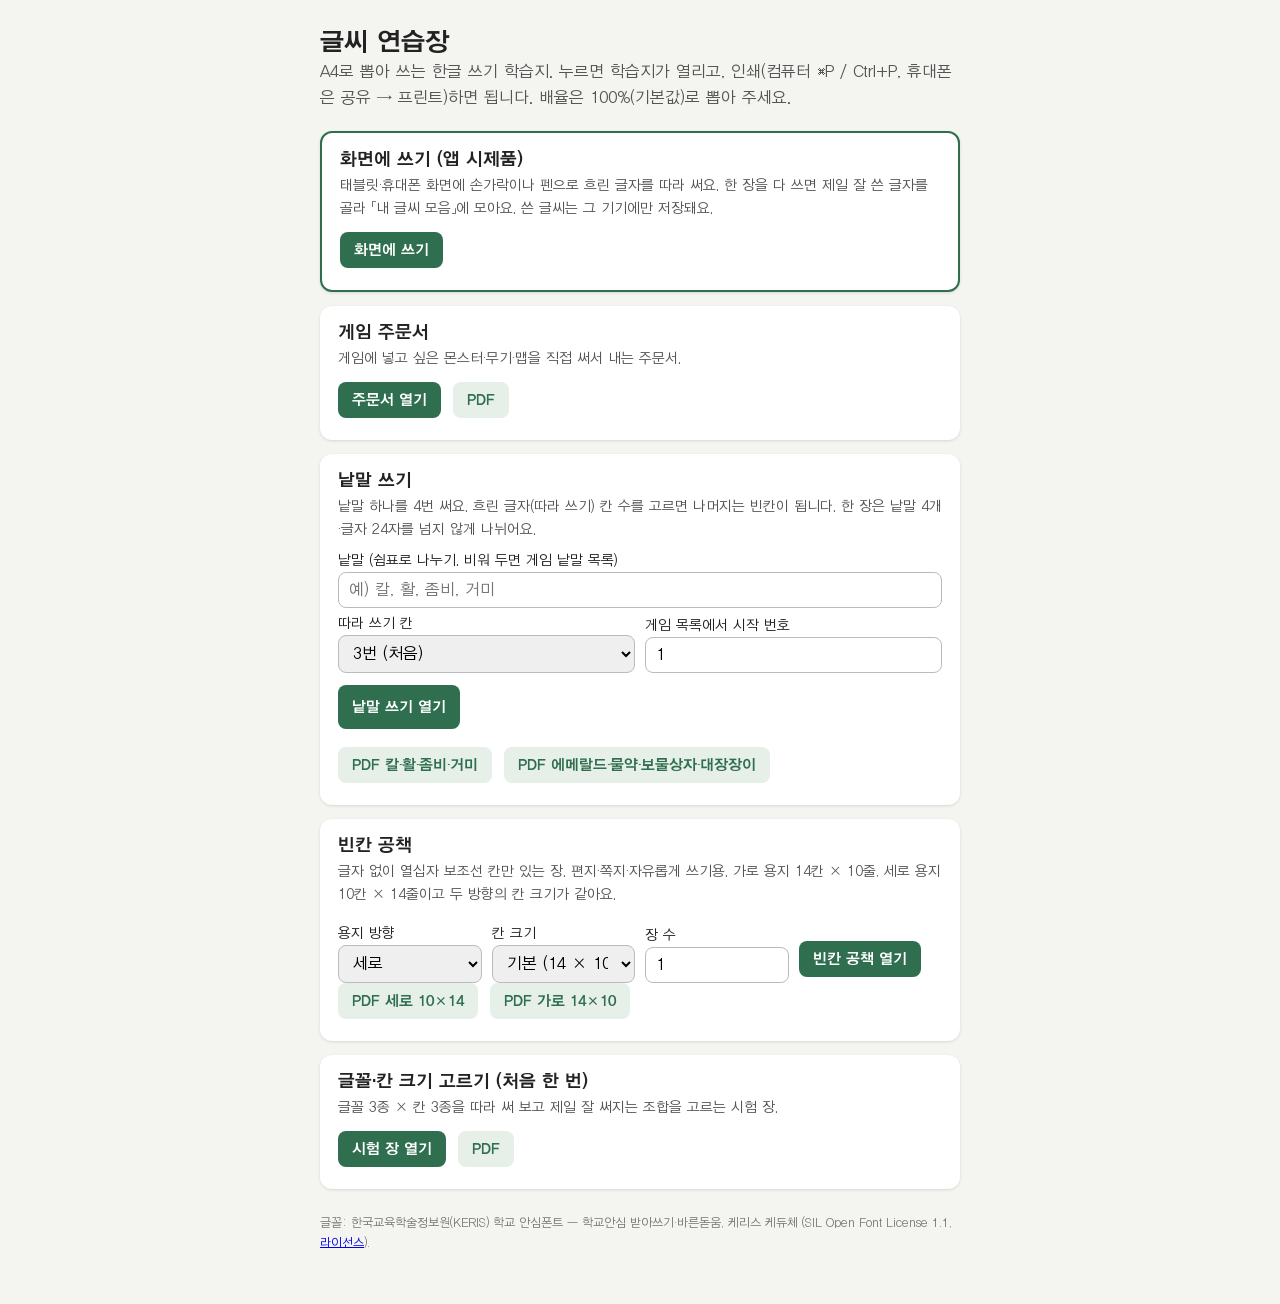
<file: index.html>
<!doctype html>
<html lang="ko">
<head>
<meta charset="utf-8">
<meta name="viewport" content="width=device-width, initial-scale=1">
<title>글씨 연습장</title>
<style>
  @font-face { font-family: 'Bareun'; src: url('assets/fonts/HakgyoansimBareondotum-R.ttf') format('truetype'); font-weight: 400; }
  @font-face { font-family: 'Bareun'; src: url('assets/fonts/HakgyoansimBareondotum-B.ttf') format('truetype'); font-weight: 700; }
  body { margin: 0; font-family: 'Bareun', 'Apple SD Gothic Neo', sans-serif; background: #f4f4f1; color: #222; }
  main { max-width: 640px; margin: 0 auto; padding: 20px 16px 40px; }
  h1 { font-size: 26px; margin: 8px 0 4px; }
  .lead { color: #555; margin: 0 0 20px; line-height: 1.6; }
  .card { background: #fff; border-radius: 12px; padding: 16px 18px; margin-bottom: 14px; box-shadow: 0 1px 3px rgba(0,0,0,.12); }
  .card h2 { font-size: 18px; margin: 0 0 6px; }
  .card p { margin: 0 0 12px; color: #555; font-size: 14px; line-height: 1.6; }
  a.btn, button { display: inline-block; background: #2f6f4f; color: #fff; text-decoration: none; border: 0; border-radius: 8px;
                  padding: 10px 14px; font: inherit; font-size: 15px; font-weight: 700; margin: 0 6px 6px 0; cursor: pointer; }
  a.btn.sub { background: #e7efe9; color: #2f6f4f; }
  label { display: block; font-size: 14px; margin: 8px 0 4px; }
  input, select { font: inherit; font-size: 16px; padding: 8px 10px; border: 1px solid #bbb; border-radius: 8px; box-sizing: border-box; }
  input[type=text] { width: 100%; }
  .row { display: flex; gap: 10px; flex-wrap: wrap; align-items: flex-end; }
  .row > div { flex: 1; min-width: 120px; }
  .row select, .row input { width: 100%; }
  .foot { font-size: 12px; color: #777; line-height: 1.6; margin-top: 24px; }
</style>
</head>
<body>
<main>
  <h1>글씨 연습장</h1>
  <p class="lead">A4로 뽑아 쓰는 한글 쓰기 학습지. 누르면 학습지가 열리고, 인쇄(컴퓨터 ⌘P / Ctrl+P, 휴대폰은 공유 → 프린트)하면 됩니다. 배율은 100%(기본값)로 뽑아 주세요.</p>

  <section class="card" style="border:2px solid #2f6f4f">
    <h2>화면에 쓰기 (앱 시제품)</h2>
    <p>태블릿·휴대폰 화면에 손가락이나 펜으로 흐린 글자를 따라 써요. 한 장을 다 쓰면 제일 잘 쓴 글자를 골라 「내 글씨 모음」에 모아요. 쓴 글씨는 그 기기에만 저장돼요.</p>
    <a class="btn" href="app/trace.html">화면에 쓰기</a>
  </section>

  <section class="card">
    <h2>게임 주문서</h2>
    <p>게임에 넣고 싶은 몬스터·무기·맵을 직접 써서 내는 주문서.</p>
    <a class="btn" href="templates/T1-order.html">주문서 열기</a>
    <a class="btn sub" href="pdf/T1-order.pdf">PDF</a>
  </section>

  <section class="card">
    <h2>낱말 쓰기</h2>
    <p>낱말 하나를 4번 써요. 흐린 글자(따라 쓰기) 칸 수를 고르면 나머지는 빈칸이 됩니다. 한 장은 낱말 4개·글자 24자를 넘지 않게 나뉘어요.</p>
    <form id="wordForm">
      <label for="words">낱말 (쉼표로 나누기. 비워 두면 게임 낱말 목록)</label>
      <input type="text" id="words" placeholder="예) 칼, 활, 좀비, 거미">
      <div class="row">
        <div>
          <label for="step">따라 쓰기 칸</label>
          <select id="step">
            <option value="3">3번 (처음)</option>
            <option value="2">2번</option>
            <option value="1">1번</option>
            <option value="0">0번 (모두 빈칸)</option>
          </select>
        </div>
        <div>
          <label for="from">게임 목록에서 시작 번호</label>
          <input type="number" id="from" min="1" value="1">
        </div>
      </div>
      <p style="margin-top:12px"><button type="submit">낱말 쓰기 열기</button></p>
    </form>
    <a class="btn sub" href="pdf/T2-word-game-01-step3.pdf">PDF 칼·활·좀비·거미</a>
    <a class="btn sub" href="pdf/T2-word-game-02-step3.pdf">PDF 에메랄드·물약·보물상자·대장장이</a>
  </section>

  <section class="card">
    <h2>빈칸 공책</h2>
    <p>글자 없이 열십자 보조선 칸만 있는 장. 편지·쪽지·자유롭게 쓰기용. 가로 용지 14칸 × 10줄, 세로 용지 10칸 × 14줄이고 두 방향의 칸 크기가 같아요.</p>
    <form id="blankForm" class="row">
      <div>
        <label for="dir">용지 방향</label>
        <select id="dir">
          <option value="port" selected>세로</option>
          <option value="land">가로</option>
        </select>
      </div>
      <div>
        <label for="cell">칸 크기</label>
        <select id="cell">
          <option value="" selected>기본 (14 × 10칸)</option>
          <option value="30">30mm (크게)</option>
          <option value="25">25mm</option>
          <option value="20">20mm</option>
          <option value="15">15mm (작게)</option>
        </select>
      </div>
      <div>
        <label for="pages">장 수</label>
        <input type="number" id="pages" min="1" max="10" value="1">
      </div>
      <div><button type="submit">빈칸 공책 열기</button></div>
    </form>
    <a class="btn sub" href="pdf/T0-blank-portrait.pdf">PDF 세로 10×14</a>
    <a class="btn sub" href="pdf/T0-blank-landscape.pdf">PDF 가로 14×10</a>
  </section>

  <section class="card">
    <h2>글꼴·칸 크기 고르기 (처음 한 번)</h2>
    <p>글꼴 3종 × 칸 3종을 따라 써 보고 제일 잘 써지는 조합을 고르는 시험 장.</p>
    <a class="btn" href="templates/M0-test.html">시험 장 열기</a>
    <a class="btn sub" href="pdf/M0-test.pdf">PDF</a>
  </section>

  <p class="foot">글꼴: 한국교육학술정보원(KERIS) 학교 안심폰트 — 학교안심 받아쓰기·바른돋움, 케리스 케듀체 (SIL Open Font License 1.1, <a href="assets/fonts/LICENSE-OFL.txt">라이선스</a>).</p>
</main>
<script>
document.getElementById('wordForm').addEventListener('submit', e => {
  e.preventDefault();
  const words = document.getElementById('words').value.split(/[,，\s]+/).map(s => s.trim()).filter(Boolean);
  const p = new URLSearchParams({ step: document.getElementById('step').value });
  if (words.length) { p.set('words', words.join(',')); p.set('all', '1'); }
  else p.set('from', String(Math.max(0, (parseInt(document.getElementById('from').value, 10) || 1) - 1)));
  location.href = 'templates/T2-word.html?' + p;
});
document.getElementById('blankForm').addEventListener('submit', e => {
  e.preventDefault();
  location.href = 'templates/T0-blank.html?' + new URLSearchParams(Object.entries({ dir: document.getElementById('dir').value, cell: document.getElementById('cell').value, pages: document.getElementById('pages').value }).filter(([, v]) => v));
});
</script>
</body>
</html>
</file>
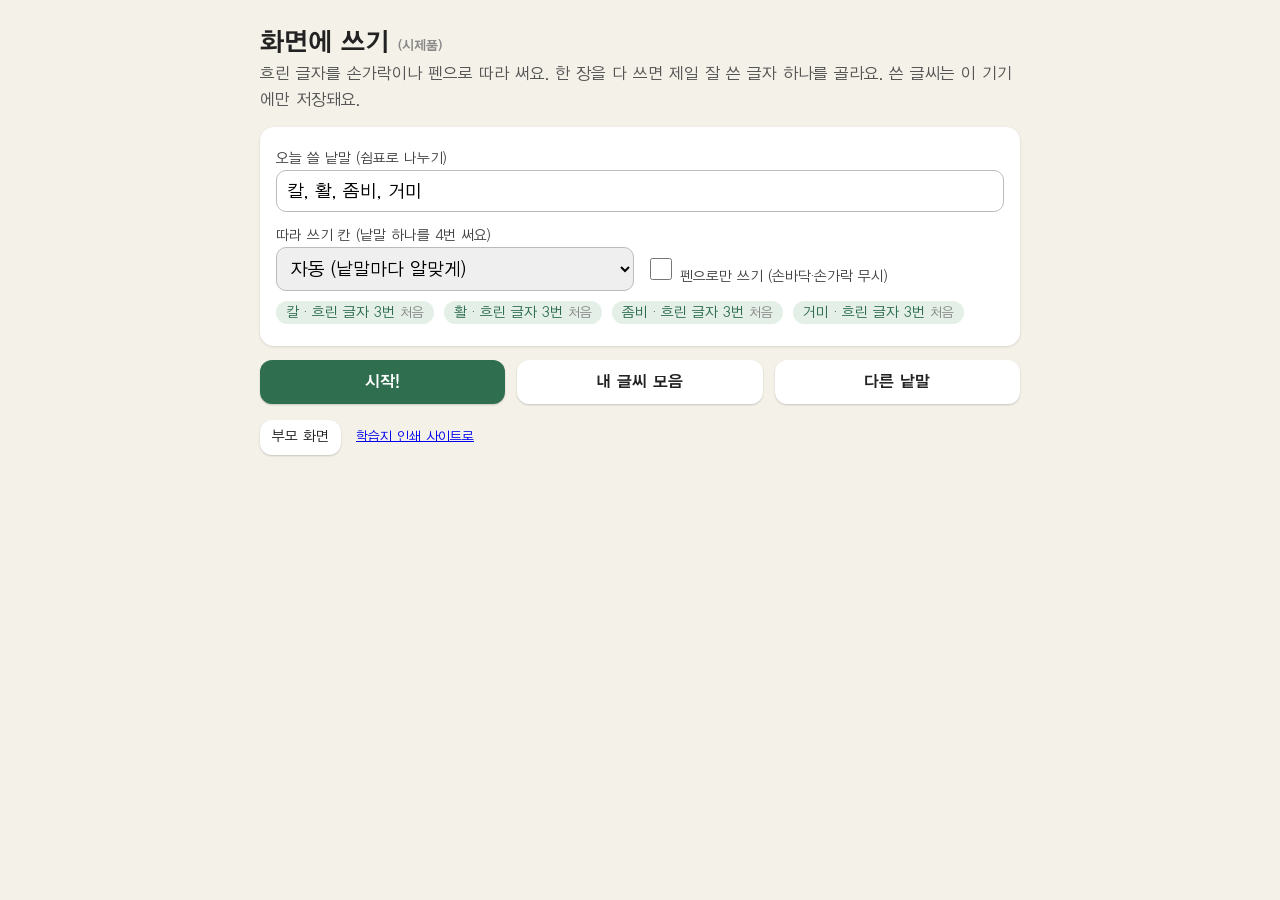
<file: app/trace.html>
<!doctype html>
<html lang="ko">
<head>
<meta charset="utf-8">
<meta name="viewport" content="width=device-width, initial-scale=1, maximum-scale=1, user-scalable=no, viewport-fit=cover">
<meta name="theme-color" content="#f4f1e8">
<title>글씨 연습장 - 화면에 쓰기</title>
<style>
  @font-face { font-family: 'Badasseugi'; src: url('../assets/fonts/HakgyoansimBadasseugi-L.ttf') format('truetype'); }
  @font-face { font-family: 'Bareun'; src: url('../assets/fonts/HakgyoansimBareondotum-R.ttf') format('truetype'); font-weight: 400; }
  @font-face { font-family: 'Bareun'; src: url('../assets/fonts/HakgyoansimBareondotum-B.ttf') format('truetype'); font-weight: 700; }

  :root {
    --bg: #f4f1e8; --paper: #fffdf8; --ink: #1f2a44; --line: #5b5b5b; --guide: #9db3c8;
    --trace: #cfcfcf; --accent: #2f6f4f; --accent-soft: #e3efe7; --warn: #c0612b;
    --trace-size: .792;
  }
  * { box-sizing: border-box; -webkit-tap-highlight-color: transparent; }
  html, body { margin: 0; height: 100%; background: var(--bg); color: #222;
               font-family: 'Bareun', 'Apple SD Gothic Neo', sans-serif; overscroll-behavior: none; }
  body { display: flex; flex-direction: column; user-select: none; -webkit-user-select: none; }
  button { font: inherit; border: 0; border-radius: 12px; padding: 10px 16px; background: #fff; color: #222;
           font-weight: 700; box-shadow: 0 1px 2px rgba(0,0,0,.18); cursor: pointer; min-height: 44px; }
  button.primary { background: var(--accent); color: #fff; }
  button.on { background: var(--warn); color: #fff; }
  button:disabled { opacity: .45; }
  [hidden] { display: none !important; }

  .bar { display: flex; align-items: center; gap: 10px; padding: 10px 14px; padding-top: max(10px, env(safe-area-inset-top)); }
  .bar .grow { flex: 1; min-width: 0; }
  .model { font-family: 'Badasseugi'; font-size: 30px; line-height: 1.1; white-space: nowrap; overflow: hidden; text-overflow: ellipsis; }
  @media (max-width: 520px) {
    .bar { gap: 6px; padding-left: 8px; padding-right: 8px; }
    .bar button { padding: 8px 10px; font-size: 14px; }
    .model { font-size: 22px; }
    .prog { font-size: 12px; }
    .hint { font-size: 13px; }
  }
  .prog { font-size: 14px; color: #666; white-space: nowrap; }
  .hint { font-size: 15px; color: #555; }

  #stage { flex: 1; position: relative; min-height: 0; }
  #sheet { position: absolute; }
  .cell { position: absolute; background: var(--paper); box-shadow: inset 0 0 0 2px var(--line); }
  .cell::before, .cell::after { content: ''; position: absolute; pointer-events: none; }
  .cell::before { left: 50%; top: 0; bottom: 0; border-left: 1.5px dashed var(--guide); }
  .cell::after  { top: 50%; left: 0; right: 0; border-top: 1.5px dashed var(--guide); }
  .cell .ch { position: absolute; inset: 0; display: flex; align-items: center; justify-content: center;
              font-family: 'Badasseugi'; color: var(--trace); line-height: 1; }
  #ink { position: absolute; touch-action: none; }
  #stage.erase #ink { cursor: crosshair; }

  /* 겹쳐 뜨는 화면 (시작, 고르기, 다 했다, 모음) */
  .screen { position: fixed; inset: 0; background: var(--bg); overflow: auto; padding: 22px 18px 40px; z-index: 10; }
  .screen .inner { max-width: 760px; margin: 0 auto; }
  .screen h1 { font-size: 26px; margin: 6px 0 6px; }
  .screen p { color: #555; line-height: 1.6; margin: 0 0 14px; }
  .card { background: #fff; border-radius: 14px; padding: 16px; margin-bottom: 14px; box-shadow: 0 1px 3px rgba(0,0,0,.12); }
  .card label { display: block; font-size: 14px; margin: 8px 0 4px; color: #444; }
  .card input[type=text], .card select { width: 100%; font: inherit; font-size: 18px; padding: 10px; border: 1px solid #bbb; border-radius: 10px; }
  .row { display: flex; gap: 12px; flex-wrap: wrap; align-items: center; }
  .row > * { flex: 1; min-width: 140px; }
  .check { display: flex; align-items: center; gap: 8px; font-size: 16px; }
  .check input { width: 22px; height: 22px; }

  .thumbs { display: flex; flex-wrap: wrap; gap: 10px; }
  .thumb { position: relative; background: #fff; border-radius: 10px; padding: 6px; box-shadow: 0 1px 3px rgba(0,0,0,.15); cursor: pointer; }
  .thumb canvas { display: block; }
  .thumb.chosen { outline: 4px solid var(--warn); }
  .thumb .cap { font-size: 12px; color: #777; text-align: center; margin-top: 4px; }
  .wordgroup { margin-bottom: 14px; }
  .wordgroup h3 { font-size: 16px; margin: 0 0 8px; }

  .big { display: flex; justify-content: center; margin: 10px 0 18px; position: relative; }
  .stamp { display: inline-block; border: 4px solid var(--warn); color: var(--warn); border-radius: 50%;
           padding: 14px 18px; font-size: 22px; font-weight: 700; transform: rotate(-8deg); }
  .center { text-align: center; }
  button.small { min-height: 34px; padding: 6px 12px; font-size: 14px; font-weight: 400; }
  .chip { display: inline-block; background: var(--accent-soft); color: var(--accent); border-radius: 20px; padding: 4px 10px; margin: 0 4px 6px 0; font-size: 14px; }
  .levelup { background: #fff4d6; border-radius: 12px; padding: 12px; color: #6b4b00; font-weight: 700; line-height: 1.7; }
  h2.sub { font-size: 17px; margin: 18px 0 8px; }
  .stats { display: flex; gap: 10px; }
  .stats > div { flex: 1; background: var(--accent-soft); border-radius: 12px; padding: 10px; text-align: center; }
  .stats b { font-size: 28px; color: var(--accent); }
  .stats span { display: block; font-size: 12px; color: #666; margin-top: 2px; }
  .warnline { color: var(--warn); margin: 10px 0 0; }
  .ptable { width: 100%; border-collapse: collapse; font-size: 14px; }
  .ptable th, .ptable td { border-bottom: 1px solid #eee; padding: 6px 4px; text-align: left; vertical-align: middle; }
  .ptable th { color: #777; font-weight: 400; font-size: 12px; }
  .ptable td.w { font-family: 'Badasseugi'; font-size: 20px; }
  .ptable select { font: inherit; padding: 4px; border-radius: 8px; }
  .muted { color: #888; font-size: 13px; }
</style>
</head>
<body>

<header class="bar">
  <button id="btnHome" aria-label="처음으로">☰</button>
  <div class="grow">
    <div class="model" id="model"></div>
  </div>
  <div class="prog" id="prog"></div>
  <button id="btnUndo">되돌리기</button>
  <button id="btnErase">지우개</button>
</header>

<main id="stage">
  <div id="sheet"></div>
  <canvas id="ink"></canvas>
</main>

<footer class="bar">
  <div class="grow hint" id="hint">흐린 글자를 따라 써 봐요.</div>
  <button class="primary" id="btnNext">다 썼어요 →</button>
</footer>

<!-- 시작 -->
<section class="screen" id="scrStart">
  <div class="inner">
    <h1>화면에 쓰기 <span class="muted">(시제품)</span></h1>
    <p>흐린 글자를 손가락이나 펜으로 따라 써요. 한 장을 다 쓰면 제일 잘 쓴 글자 하나를 골라요. 쓴 글씨는 이 기기에만 저장돼요.</p>
    <div class="card">
      <label for="inWords">오늘 쓸 낱말 (쉼표로 나누기)</label>
      <input type="text" id="inWords">
      <div class="row" style="margin-top:8px">
        <div>
          <label for="inStep">따라 쓰기 칸 (낱말 하나를 4번 써요)</label>
          <select id="inStep">
            <option value="auto">자동 (낱말마다 알맞게)</option>
            <option value="3">흐린 글자 3번 + 빈칸 1번</option>
            <option value="2">흐린 글자 2번 + 빈칸 2번</option>
            <option value="1">흐린 글자 1번 + 빈칸 3번</option>
            <option value="0">모두 빈칸</option>
          </select>
        </div>
        <div>
          <label>&nbsp;</label>
          <label class="check"><input type="checkbox" id="inPenOnly"> 펜으로만 쓰기 (손바닥·손가락 무시)</label>
        </div>
      </div>
      <div id="stepPreview" style="margin-top:10px"></div>
    </div>
    <div class="row">
      <button class="primary" id="btnStart">시작!</button>
      <button id="btnShowCol">내 글씨 모음</button>
      <button id="btnOtherWords">다른 낱말</button>
    </div>
    <p class="muted" style="margin-top:16px"><button id="btnParent" class="small">부모 화면</button> &nbsp; <a href="../index.html">학습지 인쇄 사이트로</a></p>
  </div>
</section>

<!-- 고르기 -->
<section class="screen" id="scrPick" hidden>
  <div class="inner">
    <h1>제일 잘 쓴 글자는?</h1>
    <p>오늘 쓴 글자 중에서 제일 마음에 드는 글자 하나를 눌러요.</p>
    <div id="pickList"></div>
    <div class="row"><button id="btnBackToWrite">더 쓸래요</button></div>
  </div>
</section>

<!-- 다 했다 -->
<section class="screen" id="scrDone" hidden>
  <div class="inner center">
    <h1>다 했다!</h1>
    <div class="big"><canvas id="bigBest"></canvas></div>
    <p id="doneMsg"></p>
    <p id="levelMsg" class="levelup" hidden></p>
    <div class="row">
      <button class="primary" id="btnAgain">한 장 더</button>
      <button id="btnShowCol2">내 글씨 모음</button>
    </div>
  </div>
</section>

<!-- 모음 -->
<section class="screen" id="scrCol" hidden>
  <div class="inner">
    <h1>내 글씨 모음</h1>
    <p id="colMsg">한 장을 다 쓰고 고른 글자가 여기에 모여요.</p>
    <div class="thumbs" id="colList"></div>
    <div class="row" style="margin-top:18px"><button id="btnColBack">돌아가기</button></div>
  </div>
</section>

<!-- 부모 확인 -->
<section class="screen" id="scrGate" hidden>
  <div class="inner center">
    <h1>부모님 확인</h1>
    <p>답을 넣어 주세요.</p>
    <form id="gateForm" class="card" style="max-width:360px;margin:0 auto">
      <div id="gateQ" style="font-size:30px;font-weight:700;margin-bottom:12px"></div>
      <input type="number" id="gateIn" inputmode="numeric" style="width:100%;font-size:24px;padding:10px;border:1px solid #bbb;border-radius:10px;text-align:center">
      <p id="gateMsg" style="color:#c0612b;min-height:1.4em;margin:8px 0"></p>
      <div class="row"><button type="button" id="btnGateCancel">돌아가기</button><button type="submit" class="primary">확인</button></div>
    </form>
  </div>
</section>

<!-- 부모 화면 -->
<section class="screen" id="scrParent" hidden>
  <div class="inner">
    <h1>부모 화면</h1>
    <h2 class="sub">이번 주 (최근 7일)</h2>
    <div class="card" id="pWeek"></div>
    <h2 class="sub">낱말별 흐린 글자</h2>
    <div class="card" id="pWords"></div>
    <h2 class="sub">기록</h2>
    <div class="card" id="pLog" style="overflow-x:auto"></div>
    <h2 class="sub">설정</h2>
    <div class="card">
      <label class="check"><input type="checkbox" id="pPenOnly"> 펜으로만 쓰기 (손바닥·손가락 무시)</label>
      <p class="muted" style="margin-top:10px">쓴 글씨와 기록은 이 기기의 브라우저에만 저장돼요. 브라우저 기록(사이트 데이터)을 지우면 함께 지워져요.</p>
      <button id="btnWipe">기록 모두 지우기</button>
    </div>
    <div class="row"><button class="primary" id="btnParentBack">돌아가기</button></div>
  </div>
</section>

<script src="../data/words/game.js"></script>
<script src="trace.js"></script>
</body>
</html>
</file>
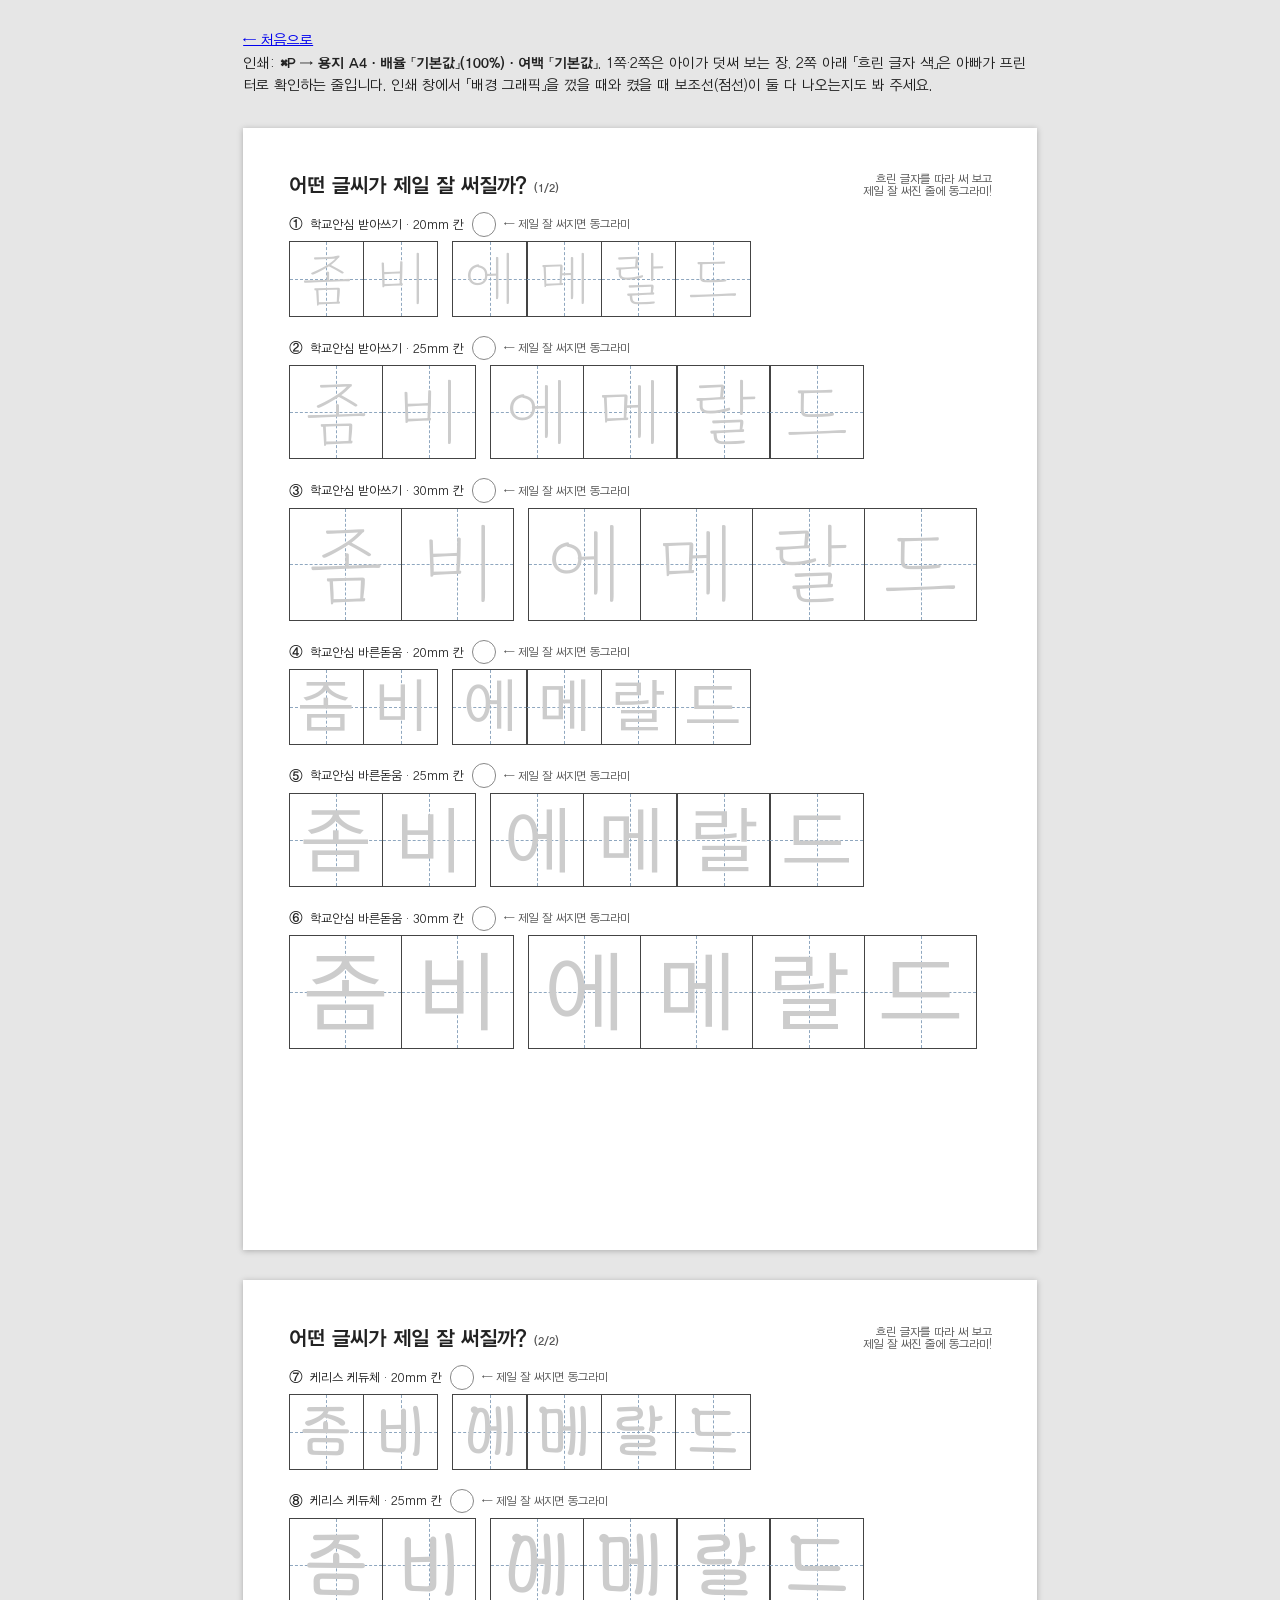
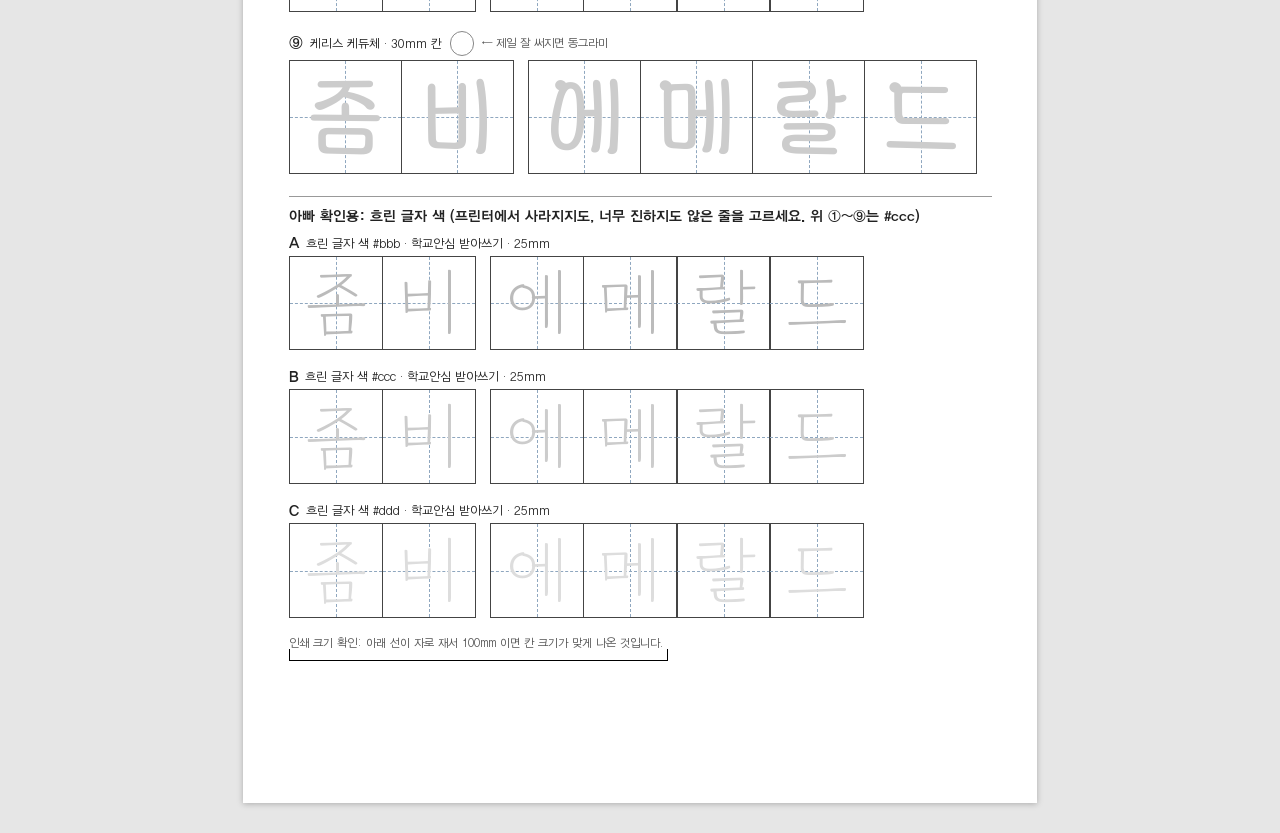
<file: templates/M0-test.html>
<!doctype html>
<html lang="ko">
<head>
<meta charset="utf-8">
<title>M0 글꼴·칸 크기 고르기</title>
<link rel="stylesheet" href="common.css">
<style>
  .head { display: flex; justify-content: space-between; align-items: flex-end; margin-bottom: 4mm; }
  .head h1 { font-size: 15pt; margin: 0; font-weight: 700; }
  .head .small { text-align: right; }
  .row { margin-bottom: 5mm; }
  .label { display: flex; align-items: center; gap: 2mm; font-size: 9pt; margin-bottom: 1.2mm; }
  .label .no { font-weight: 700; font-size: 11pt; }
  .label .pick { display: inline-block; width: 6mm; height: 6mm; border: 0.3mm solid #888; border-radius: 50%; }
  .section { font-size: 10.5pt; font-weight: 700; margin: 6mm 0 3mm; border-top: 0.3mm solid #999; padding-top: 3mm; }
  .ruler { margin-top: 5mm; }
  .ruler .bar { width: 100mm; height: 3mm; border: 0.3mm solid #000; border-top: 0; }
</style>
</head>
<body>
<div class="screen-note"><a href="../index.html">← 처음으로</a><br>
  인쇄: <b>⌘P → 용지 A4 · 배율 「기본값」(100%) · 여백 「기본값」</b>.
  1쪽·2쪽은 아이가 덧써 보는 장, 2쪽 아래 「흐린 글자 색」은 아빠가 프린터로 확인하는 줄입니다.
  인쇄 창에서 「배경 그래픽」을 껐을 때와 켰을 때 보조선(점선)이 둘 다 나오는지도 봐 주세요.
</div>
<div id="pages"></div>

<script>
// 시험할 조합: 글꼴 3종 × 칸 3종 = 9줄. 9줄이 한 장에 안 들어가므로 두 장으로 나눈다(칸은 줄이지 않는다).
const FONTS = [
  { name: '학교안심 받아쓰기', cls: 'f-badasseugi' },
  { name: '학교안심 바른돋움', cls: 'f-bareun' },
  { name: '케리스 케듀체',     cls: 'f-kedu' },
];
const SIZES = [20, 25, 30];          // mm
const WORDS = ['좀비', '에메랄드'];
const GRAYS = ['#bbb', '#ccc', '#ddd'];
const CIRCLED = '①②③④⑤⑥⑦⑧⑨';

function cells(word, opts = {}) {
  return [...word].map(ch => `<div class="cell"><span class="ch">${ch}</span></div>`).join('');
}
function row(no, labelHtml, cls, style) {
  return `<div class="row ${cls}" style="${style}">
    <div class="label"><span class="no">${no}</span>${labelHtml}<span class="pick"></span><span class="small">← 제일 잘 써지면 동그라미</span></div>
    <div class="cells">${cells(WORDS[0])}<div class="gap"></div>${cells(WORDS[1])}</div>
  </div>`;
}

const rows = [];
let n = 0;
for (const f of FONTS) for (const s of SIZES) {
  rows.push(row(CIRCLED[n++], `${f.name} · ${s}mm 칸`, f.cls, `--cell:${s}mm;`));
}

const head = (page) => `<div class="head">
  <h1>어떤 글씨가 제일 잘 써질까? <span class="small">(${page}/2)</span></h1>
  <div class="small">흐린 글자를 따라 써 보고<br>제일 잘 써진 줄에 동그라미!</div>
</div>`;

// 1쪽: ①~⑥ (받아쓰기·바른돋움), 2쪽: ⑦~⑨ (케듀체) + 아빠 확인용 흐린 글자 색
const grayRows = GRAYS.map((g, i) =>
  `<div class="row f-badasseugi" style="--trace-color:${g}; --cell:25mm;">
     <div class="label"><span class="no">${'ABC'[i]}</span>흐린 글자 색 ${g} · 학교안심 받아쓰기 · 25mm</div>
     <div class="cells">${cells(WORDS[0])}<div class="gap"></div>${cells(WORDS[1])}</div>
   </div>`).join('');

document.getElementById('pages').innerHTML = `
  <section class="sheet">${head(1)}${rows.slice(0, 6).join('')}</section>
  <section class="sheet">${head(2)}${rows.slice(6).join('')}
    <div class="section">아빠 확인용: 흐린 글자 색 (프린터에서 사라지지도, 너무 진하지도 않은 줄을 고르세요. 위 ①~⑨는 #ccc)</div>
    ${grayRows}
    <div class="ruler small">인쇄 크기 확인: 아래 선이 자로 재서 100mm 이면 칸 크기가 맞게 나온 것입니다.<div class="bar"></div></div>
  </section>`;
</script>
</body>
</html>
</file>
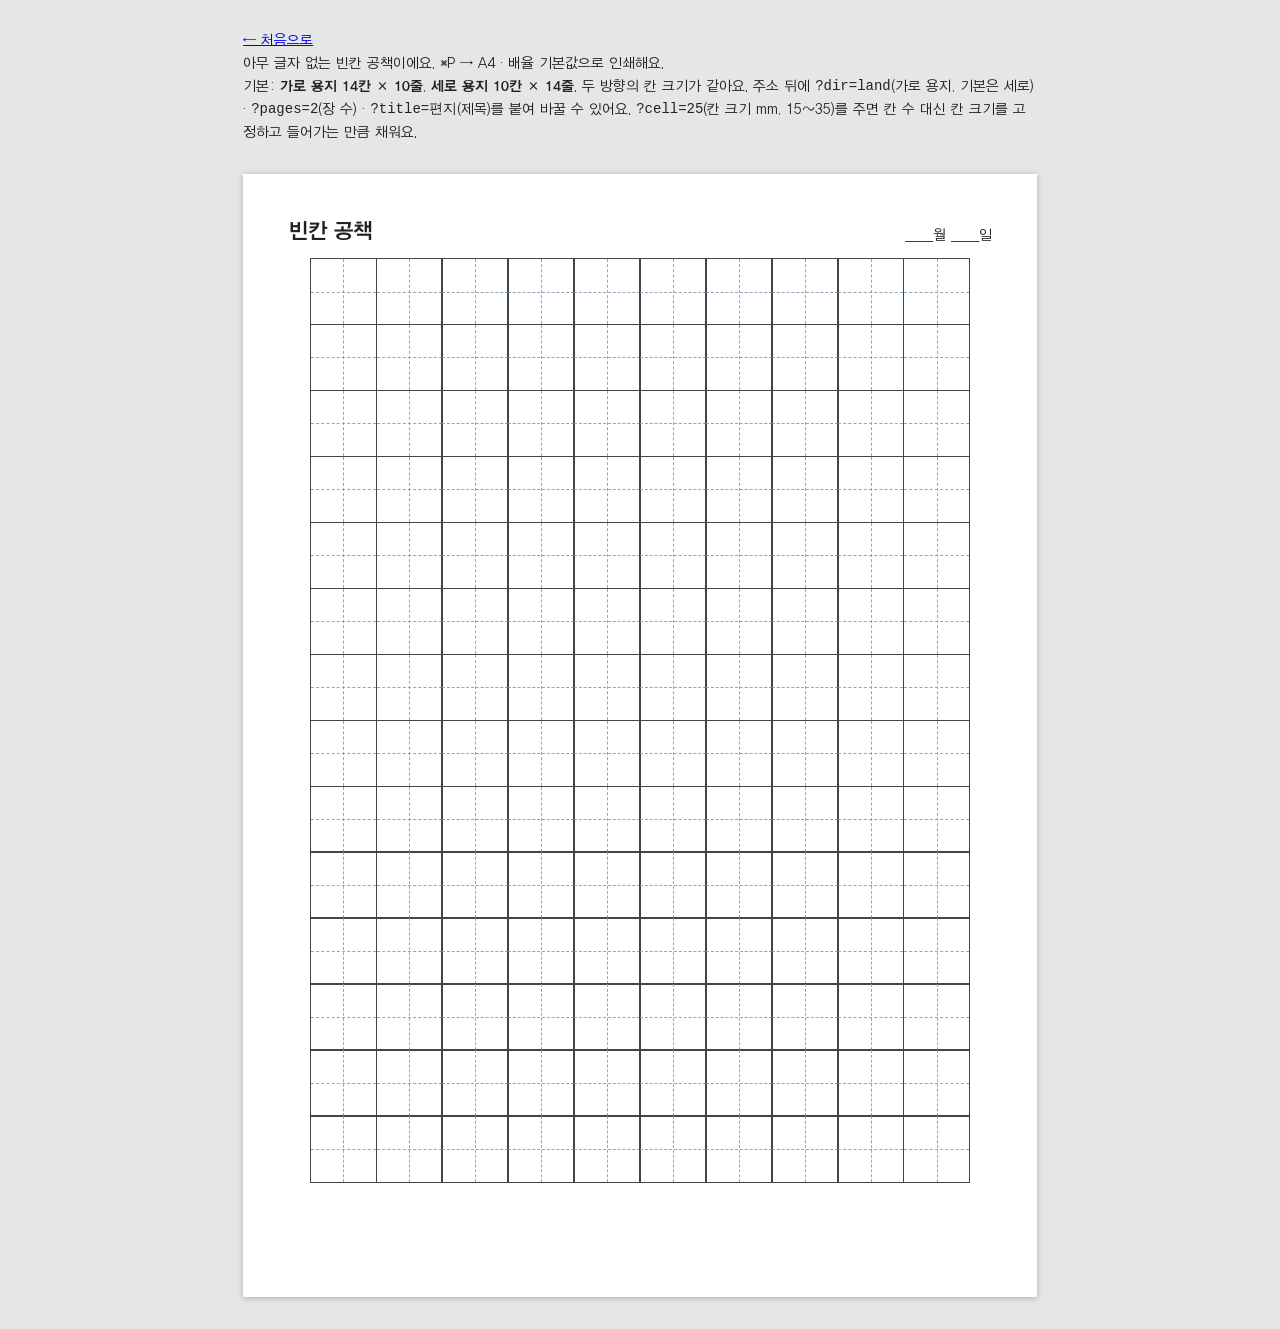
<file: templates/T0-blank.html>
<!doctype html>
<html lang="ko">
<head>
<meta charset="utf-8">
<meta name="viewport" content="width=device-width, initial-scale=1">
<title>빈칸 공책</title>
<link rel="stylesheet" href="common.css">
<style>
  .top { display: flex; justify-content: space-between; align-items: flex-end; margin-bottom: 4mm; }
  .top h1 { margin: 0; font-size: 16pt; font-weight: 700; }
  .date { font-size: 10.5pt; }
  .grid { width: fit-content; margin: 0 auto; }
  .grid .cells + .cells { margin-top: -0.35mm; }   /* 위아래 칸 테두리 겹치기 */
</style>
</head>
<body>
<div class="screen-note"><a href="../index.html">← 처음으로</a><br>
  아무 글자 없는 빈칸 공책이에요. ⌘P → A4 · 배율 기본값으로 인쇄해요.<br>
  기본: <b>가로 용지 14칸 × 10줄</b>, <b>세로 용지 10칸 × 14줄</b>. 두 방향의 칸 크기가 같아요.
  주소 뒤에 <code>?dir=land</code>(가로 용지, 기본은 세로) · <code>?pages=2</code>(장 수) · <code>?title=편지</code>(제목)를 붙여 바꿀 수 있어요.
  <code>?cell=25</code>(칸 크기 mm, 15~35)를 주면 칸 수 대신 칸 크기를 고정하고 들어가는 만큼 채워요.
</div>
<div id="pages"></div>
<script>
const q = new URLSearchParams(location.search);
const fixedCell = parseFloat(q.get('cell'));                 // 비어 있으면 기본(14×10) 모드
const nPages = Math.max(1, Math.min(10, parseInt(q.get('pages') || '1', 10)));
const title = q.get('title') || '빈칸 공책';
const esc = s => s.replace(/[&<>"]/g, c => ({ '&': '&amp;', '<': '&lt;', '>': '&gt;', '"': '&quot;' }[c]));

// 기본 칸 수: 긴 변 14칸, 짧은 변 10칸. 가로 용지는 14칸 × 10줄, 세로 용지는 10칸 × 14줄.
const LONG = 14, SHORT = 10;
const B = 0.35;                                              // 칸 테두리 두께(mm). 이웃 칸은 테두리를 겹친다.
const span = (n, cell) => n * cell - (n - 1) * B;            // n칸의 길이
const fit = (len, cell) => Math.floor((len - B) / (cell - B)); // len 안에 들어가는 칸 수

// 용지 방향: 세로(기본) 또는 가로(?dir=land).
// A4 여백 12mm → 세로는 쓸 수 있는 폭 186mm·높이 273mm, 가로는 폭 273mm·높이 186mm.
const land = /^(land|landscape|가로)$/.test(q.get('dir') || '');
const pageW = land ? 297 : 210, pageH = land ? 210 : 297;
const usableW = pageW - 24, usableH = pageH - 24;
const st = document.createElement('style');
st.textContent = `@page { size: A4 ${land ? 'landscape' : 'portrait'}; margin: 12mm; }
  .sheet { width: ${usableW}mm; }
  @media screen { .sheet, .screen-note { width: ${pageW}mm; } .sheet { min-height: ${pageH}mm; } }`;
document.head.appendChild(st);
document.title = `빈칸 공책 (${land ? '가로' : '세로'})`;

const head = `<div class="top"><h1>${esc(title)}</h1><div class="date">____월 ____일</div></div>`;

// 제목 글꼴을 받은 다음 머리 줄 높이를 실제로 재서(mm) 칸 크기·줄 수를 정한다. 다음 장으로 넘치지 않게 1mm 여유를 둔다.
Promise.all([document.fonts.load('700 16pt Bareun'), document.fonts.load('10.5pt Bareun')]).catch(() => {}).then(build);
function build() {
  const probe = document.createElement('section');
  probe.className = 'sheet'; probe.style.cssText = 'position:absolute; visibility:hidden; padding:0; min-height:0;';
  probe.innerHTML = head;
  document.body.appendChild(probe);
  const top = probe.querySelector('.top');
  const headMm = (top.getBoundingClientRect().height + parseFloat(getComputedStyle(top).marginBottom)) / (96 / 25.4);
  probe.remove();

  let cell, cols, rows;
  if (fixedCell) {
    cell = Math.max(15, Math.min(35, fixedCell));
    cols = fit(usableW, cell);
    rows = fit(usableH - headMm - 1, cell);
  } else {
    // 칸 크기는 「가로 용지 14칸 × 10줄」이 들어가는 가장 큰 값(0.1mm 단위)으로 정하고, 세로 용지도 같은 크기를 쓴다.
    const landW = 297 - 24, landH = 210 - 24 - headMm - 1;
    const maxCell = Math.min((landW + (LONG - 1) * B) / LONG, (landH + (SHORT - 1) * B) / SHORT);
    cell = Math.floor(maxCell * 10) / 10;
    cols = land ? LONG : SHORT;
    rows = land ? SHORT : LONG;
  }
  const row = `<div class="cells">${'<div class="cell"></div>'.repeat(cols)}</div>`;
  const sheet = `<section class="sheet" style="--cell:${cell}mm" data-cell="${cell}">${head}
    <div class="grid">${row.repeat(rows)}</div>
  </section>`;
  document.getElementById('pages').innerHTML = sheet.repeat(nPages);
}
</script>
</body>
</html>
</file>
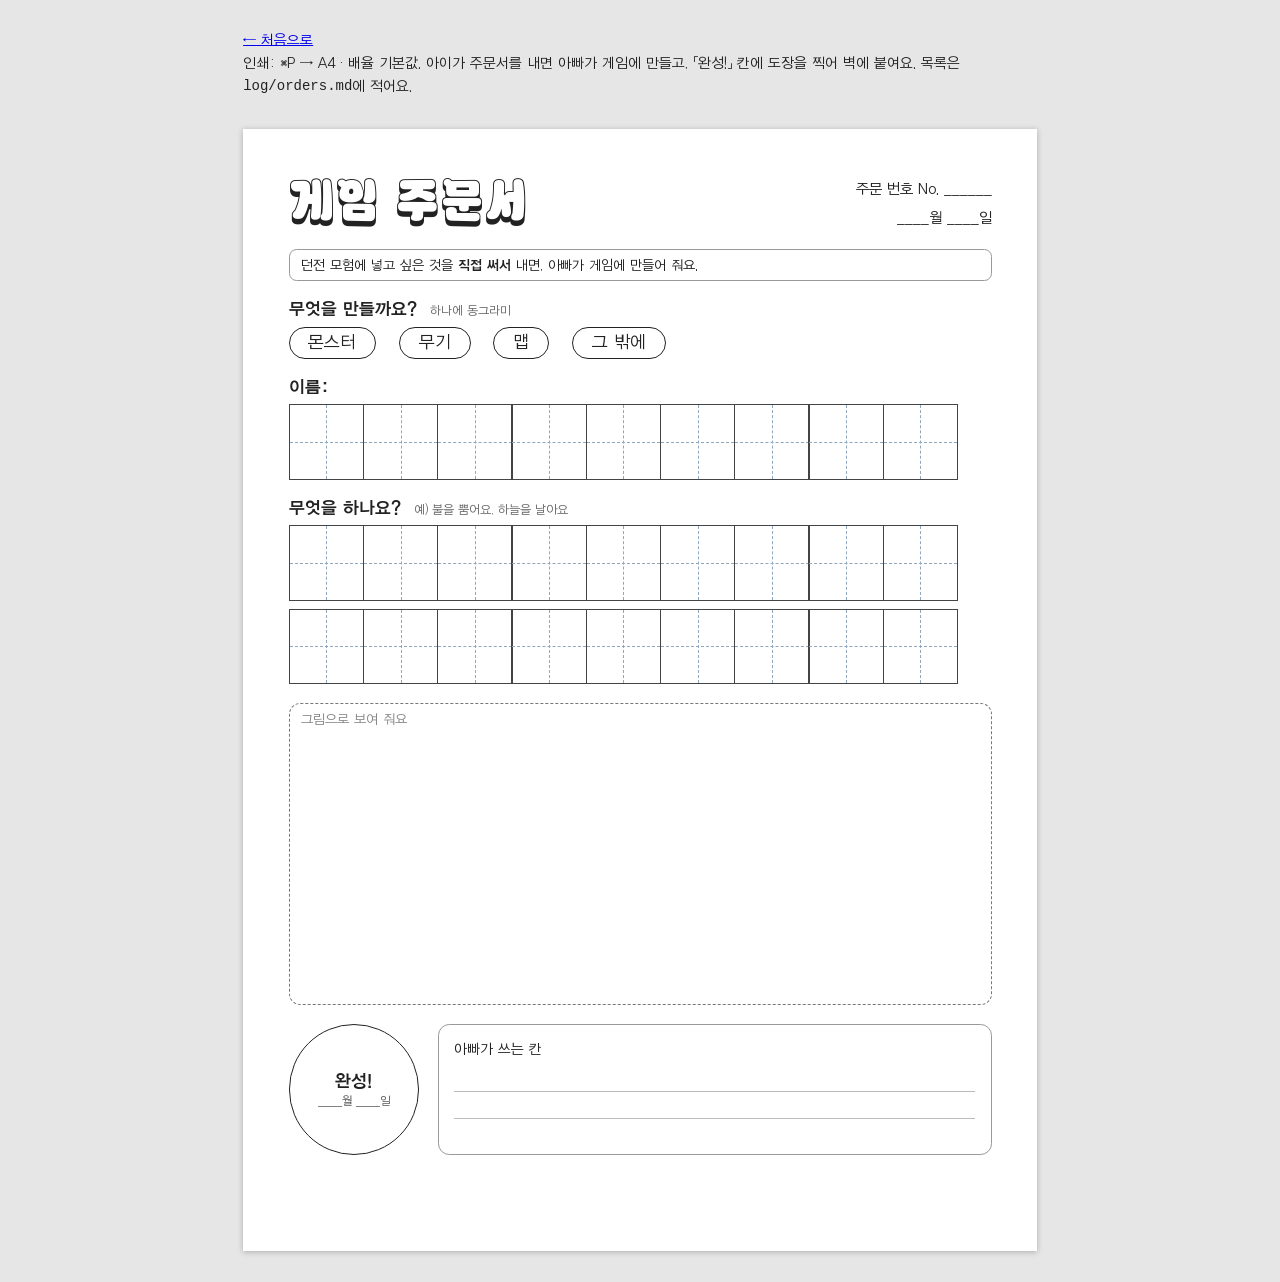
<file: templates/T1-order.html>
<!doctype html>
<html lang="ko">
<head>
<meta charset="utf-8">
<title>T1 게임 주문서</title>
<link rel="stylesheet" href="common.css">
<style>
  /* 주문서는 자유롭게 쓰는 장이라 칸을 조금 작게(20mm) 해서 한 줄에 9칸이 들어가게 한다. */
  .sheet { --cell: 20mm; }
  .title { display: flex; justify-content: space-between; align-items: center; margin-bottom: 4mm; }
  .title h1 { margin: 0; font-family: 'KeduLine', var(--ui-font); font-weight: 400; font-size: 34pt; letter-spacing: 1mm; }
  .meta { text-align: right; font-size: 11pt; line-height: 2; }
  .rule { font-size: 10pt; background: none; border: 0.3mm solid #999; border-radius: 2mm; padding: 2mm 3mm; margin-bottom: 5mm; }

  .q { margin-bottom: 5mm; }
  .q .ask { font-size: 13pt; font-weight: 700; margin-bottom: 2mm; }
  .q .ask .hint { font-size: 9pt; font-weight: 400; color: #666; margin-left: 2mm; }
  .kinds { display: flex; gap: 6mm; font-size: 13pt; }
  .kinds span { border: 0.35mm solid var(--ink); border-radius: 8mm; padding: 1.5mm 5mm; }
  .cells + .cells { margin-top: 2mm; }

  .draw { box-sizing: border-box; height: 80mm; border: 0.35mm dashed #777; border-radius: 3mm; position: relative; }
  .draw .lab { position: absolute; top: 2mm; left: 3mm; font-size: 10pt; color: #888; }

  .dad { display: flex; gap: 5mm; margin-top: 5mm; }
  .stamp { flex: none; width: 34mm; height: 34mm; border: 0.5mm solid var(--ink); border-radius: 50%;
           display: flex; flex-direction: column; align-items: center; justify-content: center; font-weight: 700; font-size: 13pt; }
  .stamp .small { font-weight: 400; margin-top: 1mm; }
  .dadnote { flex: 1; border: 0.35mm solid #999; border-radius: 3mm; padding: 2.5mm 4mm; font-size: 10.5pt; line-height: 2.1; }
  .dadnote .line { border-bottom: 0.3mm solid #bbb; height: 7mm; }
</style>
</head>
<body>
<div class="screen-note"><a href="../index.html">← 처음으로</a><br>인쇄: ⌘P → A4 · 배율 기본값. 아이가 주문서를 내면 아빠가 게임에 만들고, 「완성!」 칸에 도장을 찍어 벽에 붙여요. 목록은 <code>log/orders.md</code>에 적어요.</div>

<section class="sheet">
  <div class="title">
    <h1>게임 주문서</h1>
    <div class="meta">주문 번호 No. ______<br>____월 ____일</div>
  </div>
  <div class="rule">던전 모험에 넣고 싶은 것을 <b>직접 써서</b> 내면, 아빠가 게임에 만들어 줘요.</div>

  <div class="q">
    <div class="ask">무엇을 만들까요? <span class="hint">하나에 동그라미</span></div>
    <div class="kinds"><span>몬스터</span><span>무기</span><span>맵</span><span>그 밖에</span></div>
  </div>

  <div class="q">
    <div class="ask">이름:</div>
    <div class="cells" id="name"></div>
  </div>

  <div class="q">
    <div class="ask">무엇을 하나요? <span class="hint">예) 불을 뿜어요, 하늘을 날아요</span></div>
    <div class="cells" id="what1"></div>
    <div class="cells" id="what2"></div>
  </div>

  <div class="draw"><span class="lab">그림으로 보여 줘요</span></div>

  <div class="dad">
    <div class="stamp">완성!<span class="small">____월 ____일</span></div>
    <div class="dadnote">아빠가 쓰는 칸
      <div class="line"></div><div class="line"></div>
    </div>
  </div>
</section>

<script>
const blank = n => '<div class="cell"></div>'.repeat(n);
document.getElementById('name').innerHTML = blank(9);
document.getElementById('what1').innerHTML = blank(9);
document.getElementById('what2').innerHTML = blank(9);
</script>
</body>
</html>
</file>
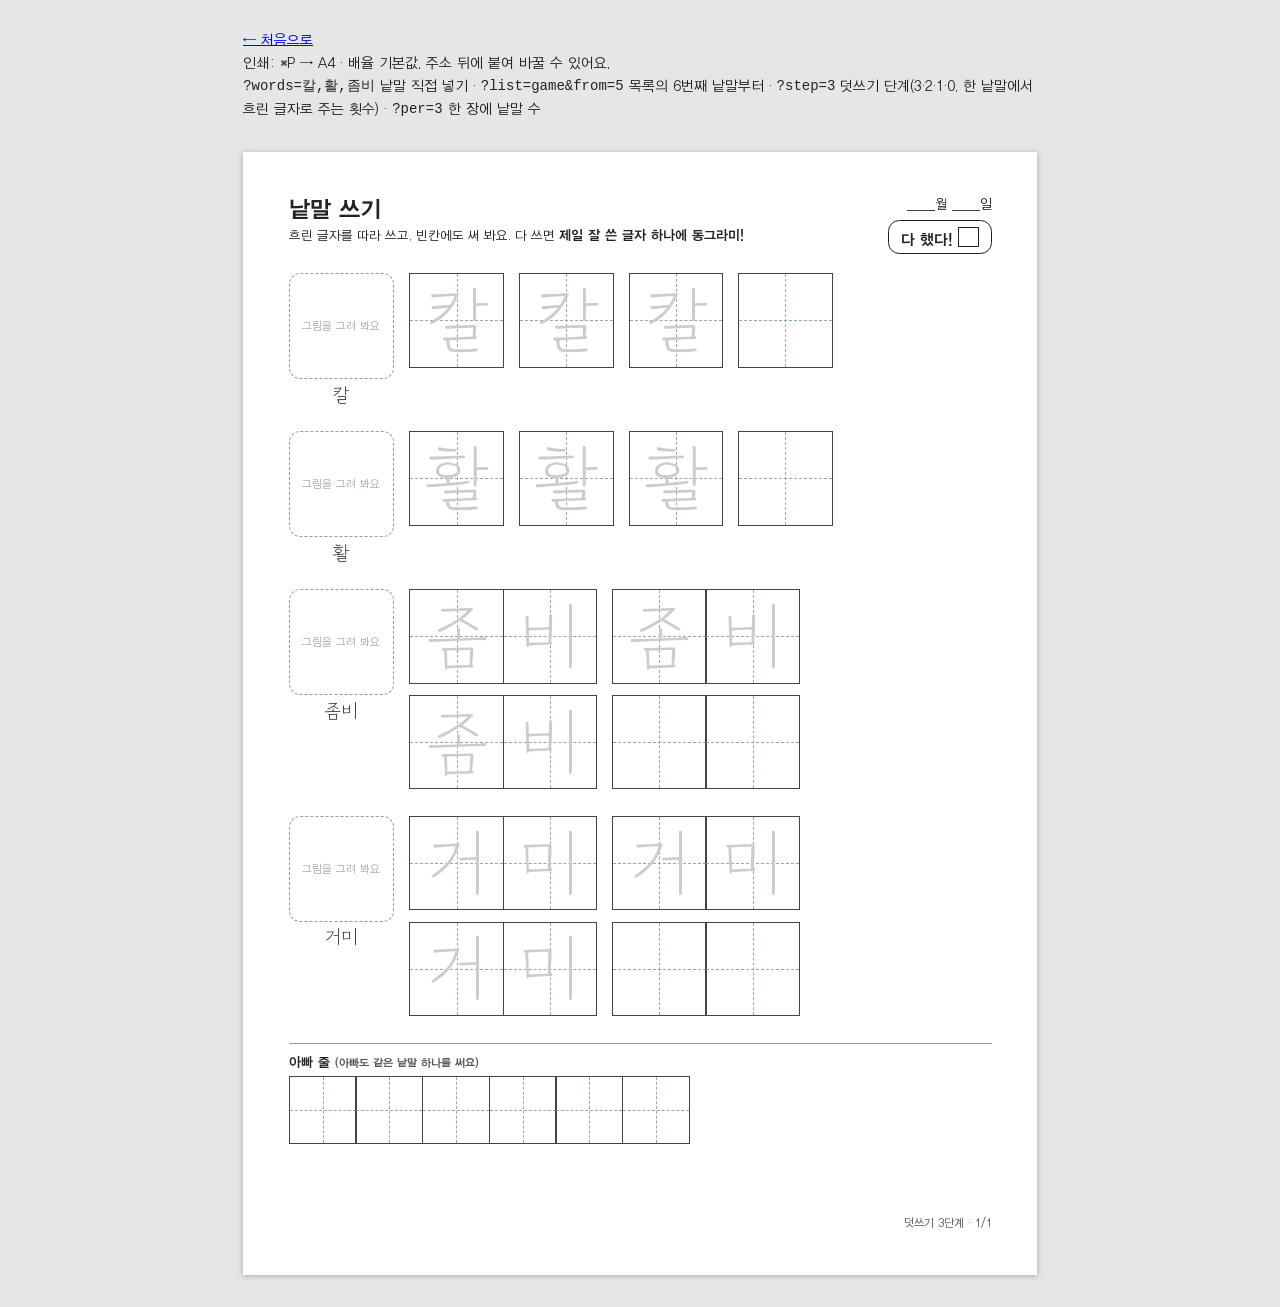
<file: templates/T2-word.html>
<!doctype html>
<html lang="ko">
<head>
<meta charset="utf-8">
<title>T2 낱말 쓰기</title>
<link rel="stylesheet" href="common.css">
<style>
  .top { display: flex; justify-content: space-between; align-items: flex-start; margin-bottom: 5mm; }
  .top h1 { margin: 0; font-size: 17pt; font-weight: 700; }
  .top .sub { font-size: 9.5pt; margin-top: 1.5mm; }
  .top .right { display: flex; flex-direction: column; align-items: flex-end; gap: 2mm; }
  .date { font-size: 10pt; }
  .done-box .tick { display: inline-block; width: 5mm; height: 5mm; border: 0.35mm solid var(--ink); vertical-align: -1mm; margin-left: 1.5mm; }

  .word { display: flex; gap: 4mm; margin-bottom: 7mm; break-inside: avoid; }
  .pic { flex: none; width: 28mm; display: flex; flex-direction: column; align-items: center; gap: 1.5mm; }
  .pic .box { width: 28mm; height: 28mm; box-sizing: border-box; border: 0.3mm dashed #999; border-radius: 3mm;
              display: flex; align-items: center; justify-content: center; font-size: 8pt; color: #aaa; }
  .pic .box img { max-width: 100%; max-height: 100%; }
  .pic .model { font-family: var(--trace-font); font-size: 15pt; color: var(--ink); }
  .copies { display: flex; flex-wrap: wrap; gap: 3mm 4mm; align-content: flex-start; }

  .dad { margin-top: 2mm; border-top: 0.3mm solid #999; padding-top: 3mm; }
  .dad .label { font-size: 10pt; font-weight: 700; margin-bottom: 1.5mm; }
  .dad .cells { --cell: 18mm; }
  .foot { position: absolute; bottom: 0; right: 0; }
  @media screen { .foot { bottom: 12mm; right: 12mm; } }
  @media print { .sheet { height: 272mm; } }
</style>
</head>
<body>
<div class="screen-note"><a href="../index.html">← 처음으로</a><br>
  인쇄: ⌘P → A4 · 배율 기본값. 주소 뒤에 붙여 바꿀 수 있어요.<br>
  <code>?words=칼,활,좀비</code> 낱말 직접 넣기 ·
  <code>?list=game&amp;from=5</code> 목록의 6번째 낱말부터 ·
  <code>?step=3</code> 덧쓰기 단계(3·2·1·0, 한 낱말에서 흐린 글자로 주는 횟수) ·
  <code>?per=3</code> 한 장에 낱말 수
</div>
<div id="pages"></div>

<script src="../data/words/game.js"></script>
<script>
const q = new URLSearchParams(location.search);
const COPIES = 4;                                   // 낱말 하나를 쓰는 횟수 (흐린 글자 + 빈칸)
const STEP = Math.max(0, Math.min(3, parseInt(q.get('step') ?? '3', 10)));
const PER = Math.max(1, Math.min(4, parseInt(q.get('per') ?? '4', 10)));
const CHAR_BUDGET = 24;                             // 한 장에 아이가 쓰는 글자 수 상한 (5~10분 분량)

// 낱말 고르기: ?words= 가 있으면 그것, 없으면 목록(list)에서 from 번째부터
let items;
if (q.get('words')) {
  items = q.get('words').split(',').map(w => w.trim()).filter(Boolean).map(word => ({ word }));
} else {
  const list = (window.WORDS || {})[q.get('list') || 'game'] || [];
  items = list.slice(parseInt(q.get('from') || '0', 10));
  if (!q.get('all')) items = items.slice(0, PER);
}

// 장 나누기: 낱말 수(PER)와 글자 수(CHAR_BUDGET)를 둘 다 넘지 않게
const pages = [];
let cur = [], chars = 0;
for (const it of items) {
  const n = [...it.word].length * COPIES;
  if (cur.length && (cur.length >= PER || chars + n > CHAR_BUDGET)) { pages.push(cur); cur = []; chars = 0; }
  cur.push(it); chars += n;
}
if (cur.length) pages.push(cur);

const cell = ch => `<div class="cell">${ch ? `<span class="ch">${ch}</span>` : ''}</div>`;
function copy(word, traced) {
  return `<div class="cells">${[...word].map(ch => cell(traced ? ch : '')).join('')}</div>`;
}
function wordBlock(it) {
  const pic = it.pic ? `<img src="../assets/pics/${it.pic}" alt="">` : '그림을 그려 봐요';
  let copies = '';
  for (let i = 0; i < COPIES; i++) copies += copy(it.word, i < STEP);
  return `<div class="word">
    <div class="pic"><div class="box">${pic}</div><div class="model">${it.word}</div></div>
    <div class="copies">${copies}</div>
  </div>`;
}
function sheet(ws, i) {
  return `<section class="sheet">
    <div class="top">
      <div>
        <h1>낱말 쓰기</h1>
        <div class="sub">흐린 글자를 따라 쓰고, 빈칸에도 써 봐요. 다 쓰면 <b>제일 잘 쓴 글자 하나에 동그라미!</b></div>
      </div>
      <div class="right">
        <div class="date">____월 ____일</div>
        <div class="done-box">다 했다!<span class="tick"></span></div>
      </div>
    </div>
    ${ws.map(wordBlock).join('')}
    <div class="dad">
      <div class="label">아빠 줄 <span class="small">(아빠도 같은 낱말 하나를 써요)</span></div>
      <div class="cells">${'<div class="cell"></div>'.repeat(6)}</div>
    </div>
    <div class="foot small">덧쓰기 ${STEP}단계 · ${i + 1}/${pages.length}</div>
  </section>`;
}
document.getElementById('pages').innerHTML = pages.map(sheet).join('');
</script>
</body>
</html>
</file>
<file: templates/common.css>
/* 글씨 연습장 공통 스타일
 * 모든 학습지가 이 파일을 쓴다. 칸 크기·흐린 글자 색·덧쓰기 글꼴은 아래 :root 변수 한곳에서 정한다.
 * M0(글꼴·칸 크기 시험 출력) 결과가 나오면 --trace-font, --cell, --trace-color 를 아이가 고른 값으로 고정한다.
 */

/* ── 글꼴 (모두 KERIS 학교 안심폰트, OFL. assets/fonts/LICENSE-OFL.txt 참고) ── */
@font-face { font-family: 'Badasseugi'; src: url('../assets/fonts/HakgyoansimBadasseugi-L.ttf') format('truetype'); }
@font-face { font-family: 'Bareun'; src: url('../assets/fonts/HakgyoansimBareondotum-R.ttf') format('truetype'); font-weight: 400; }
@font-face { font-family: 'Bareun'; src: url('../assets/fonts/HakgyoansimBareondotum-B.ttf') format('truetype'); font-weight: 700; }
@font-face { font-family: 'Kedu'; src: url('../assets/fonts/KERISKEDU-R.ttf') format('truetype'); }
@font-face { font-family: 'KeduLine'; src: url('../assets/fonts/KERISKEDU-Line.ttf') format('truetype'); }

:root {
  /* M0 결과로 고정할 값 (아직 미정, 임시값). 글꼴을 바꿀 때는 아래 .f-* 묶음의 세 값을 함께 옮긴다. */
  --trace-font: 'Badasseugi';
  --trace-size: .792;
  --trace-shift: 0em;
  --cell: 25mm;
  --trace-color: #ccc;

  --ink: #222;           /* 안내 글자 */
  --line-color: #444;    /* 칸 테두리 */
  --guide-color: #8fa7bf;/* 열십자 보조선 */
  --ui-font: 'Bareun', 'Apple SD Gothic Neo', sans-serif;
}

/* ── 용지 ── */
@page { size: A4 portrait; margin: 12mm; }
html { -webkit-print-color-adjust: exact; print-color-adjust: exact; }
body { margin: 0; font-family: var(--ui-font); color: var(--ink); }
.sheet { box-sizing: border-box; width: 186mm; break-after: page; position: relative; }
.sheet:last-child { break-after: auto; }

@media screen {
  body { background: #e6e6e6; }
  .sheet { width: 210mm; min-height: 297mm; padding: 12mm; margin: 8mm auto; background: #fff;
           box-shadow: 0 1px 6px rgba(0, 0, 0, .25); }
  .screen-note { width: 210mm; margin: 8mm auto 0; font-size: 14px; line-height: 1.6; }
}
@media print { .screen-note { display: none; } }

/* ── 쓰기 칸 ──
 * 보조선과 테두리는 배경색이 아니라 border 로 그린다.
 * 인쇄 창에서 「배경 그래픽」을 꺼도 나오게 하기 위해서다.
 */
.cells { display: flex; align-items: flex-start; }
.cell {
  box-sizing: border-box; position: relative; flex: none;
  width: var(--cell); height: var(--cell);
  border: 0.35mm solid var(--line-color);
  margin-left: -0.35mm;                       /* 이웃 칸과 테두리 겹치기 */
  display: flex; align-items: center; justify-content: center;
}
.cell:first-child { margin-left: 0; }
.cell::before, .cell::after { content: ''; position: absolute; }
.cell::before { left: 50%; top: 0; bottom: 0; border-left: 0.25mm dashed var(--guide-color); }
.cell::after  { top: 50%; left: 0; right: 0; border-top: 0.25mm dashed var(--guide-color); }
.cell .ch {
  position: relative; z-index: 1;
  font-family: var(--trace-font); font-size: calc(var(--cell) * var(--trace-size)); line-height: 1;
  color: var(--trace-color);
  transform: translateY(var(--trace-shift));
}

/* 글꼴 묶음: 글꼴마다 글자 크기와 위아래 위치가 달라서, 칸 안에서 글자 높이가
 * 칸의 66%가 되고 가운데에 오도록 맞춘 값이다(2026-10-07 canvas measureText 로
 * 「좀비에메랄드칼활거미물약」 평균을 재서 계산). */
.f-badasseugi { --trace-font: 'Badasseugi'; --trace-size: .792; --trace-shift: 0em; }
.f-bareun     { --trace-font: 'Bareun';     --trace-size: .776; --trace-shift: .035em; }
.f-kedu       { --trace-font: 'Kedu';       --trace-size: .730; --trace-shift: .095em; }
.gap { flex: none; width: 4mm; }

/* ── 공통 장식 ── */
.done-box { border: 0.4mm solid var(--ink); border-radius: 3mm; padding: 1.5mm 3mm; font-size: 11pt; font-weight: 700; }
.small { font-size: 8.5pt; color: #555; }
</file>
